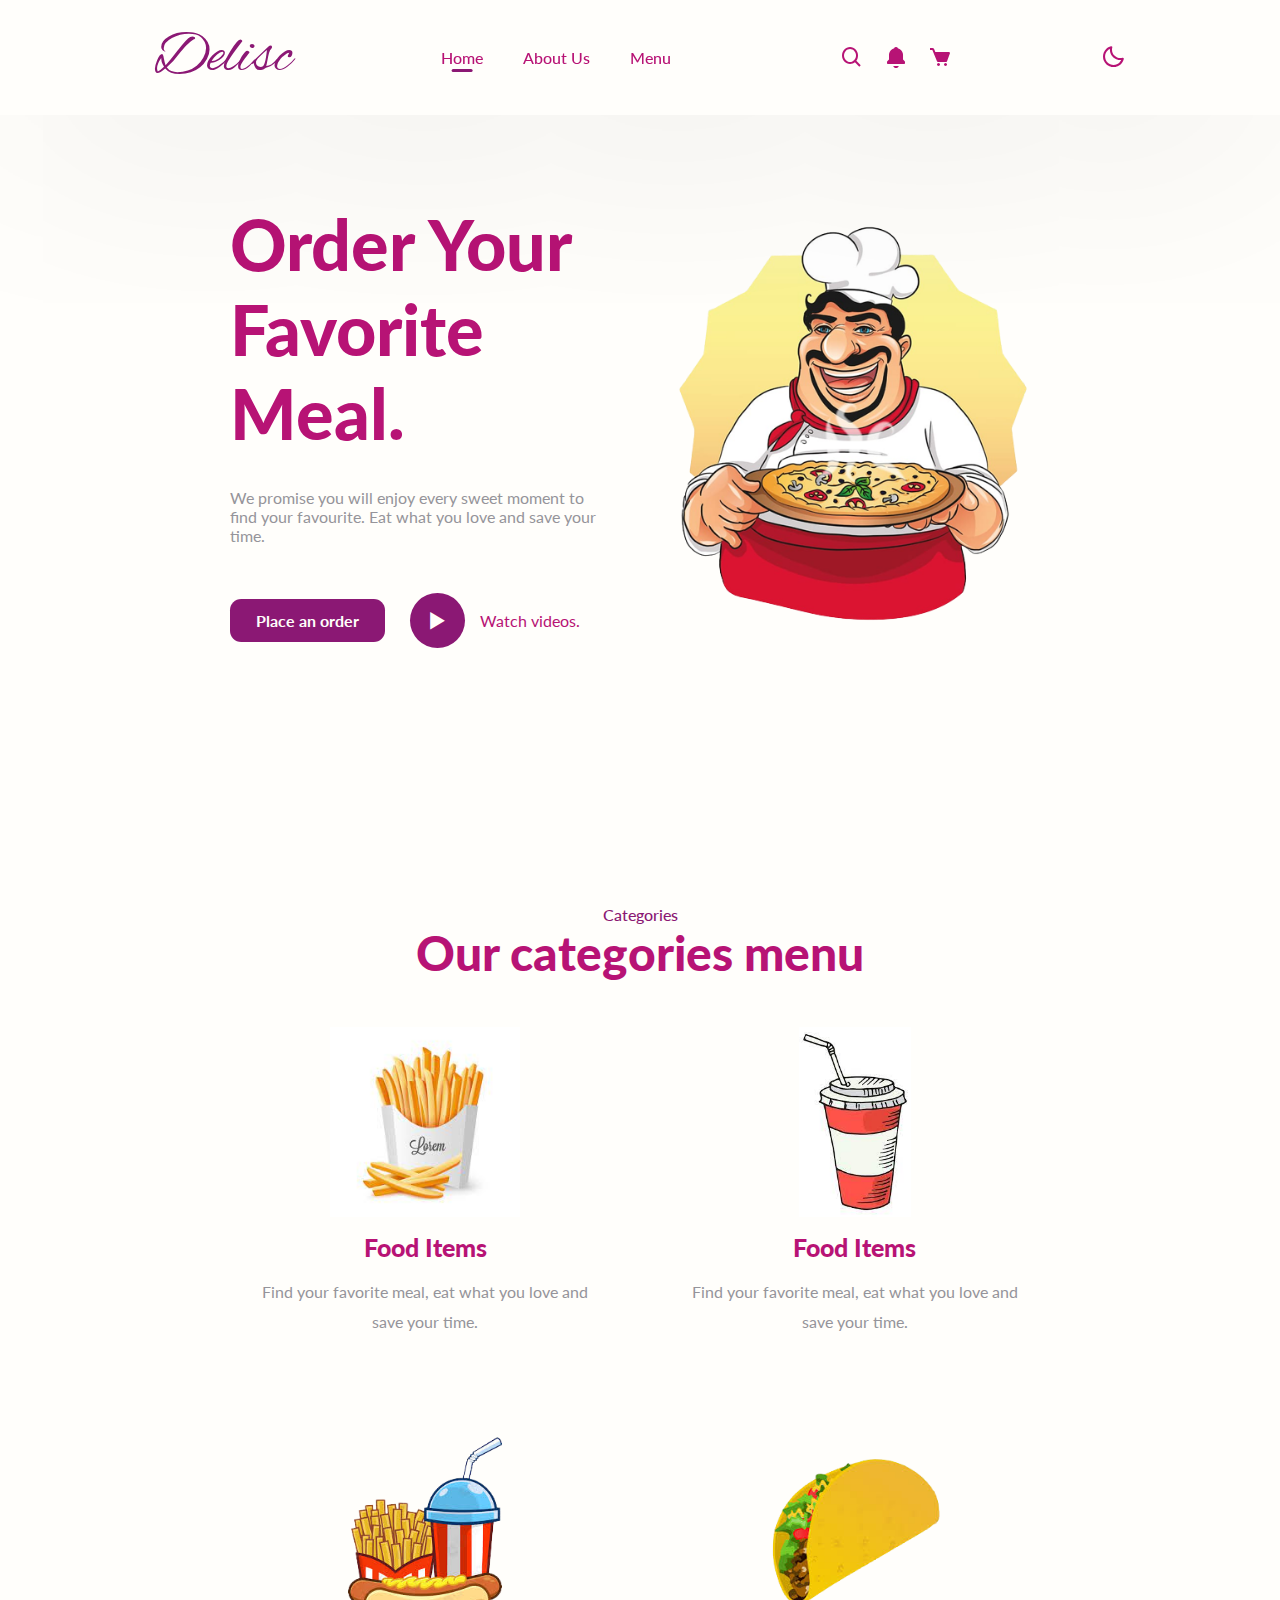
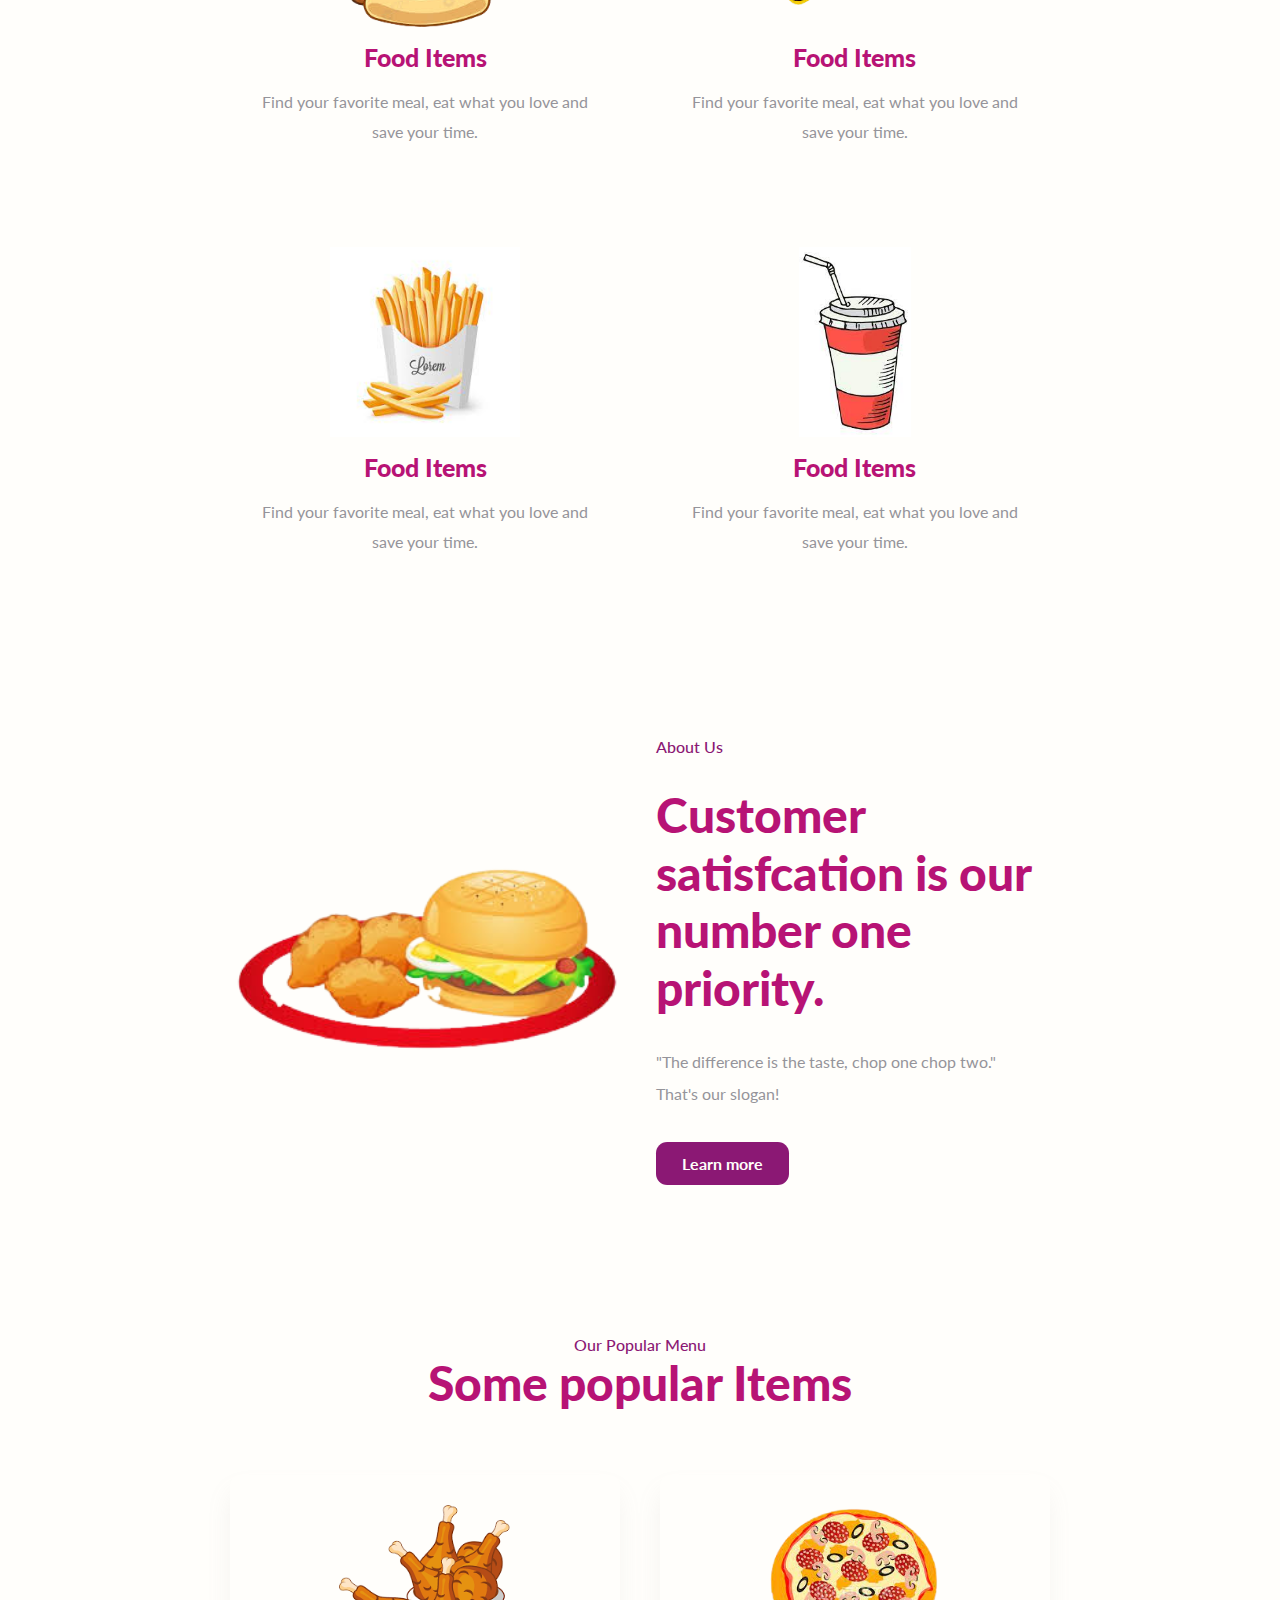
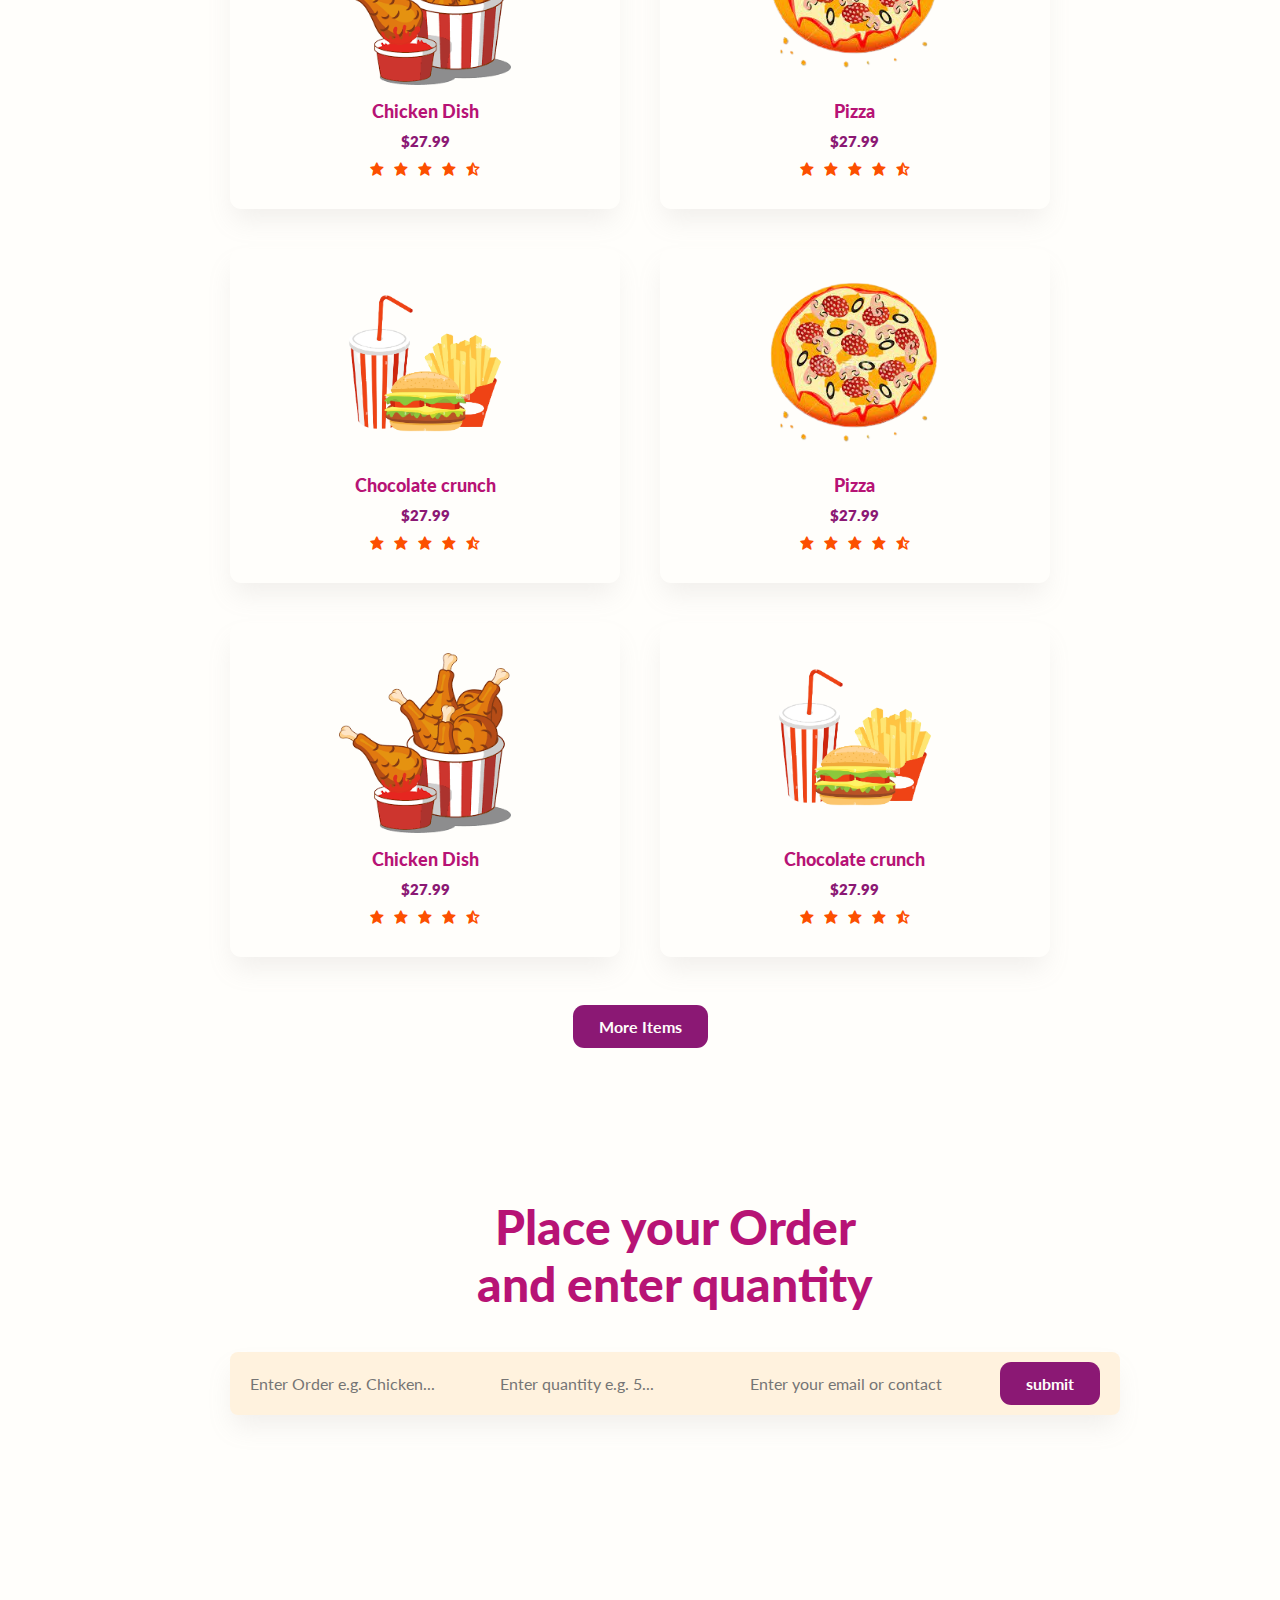
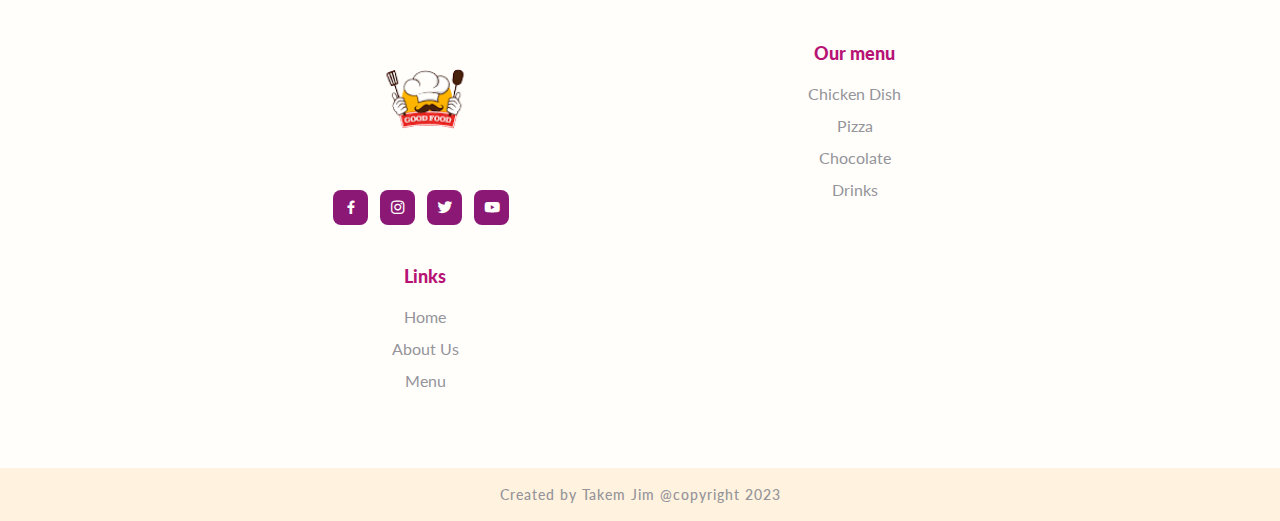
<file: index.html>
<!doctype html>
<html>
<head>
    <meta charset="utf-8">
    <meta name="viewport" content="width=device-width, initial-scale=1">
    <title>Food Ordering Website html css js</title>

    <!---======css link=====-->
    <link rel="stylesheet" href="styles.css">
    <!-- box icons link-->
    <link rel="stylesheet" href="https://unpkg.com/boxicons@latest/css/boxicons.min.css">
<!--    google fonts     -->
<link rel="preconnect" href="https://fonts.googleapis.com">
<link rel="preconnect" href="https://fonts.gstatic.com" crossorigin>
<link href="https://fonts.googleapis.com/css2?family=Playfair+Display:wght@500;600;700;800;900&family=Poppins:wght@400;500;600;700;800;900&display=swap" rel="stylesheet">

</head>
<!--                      BODY             -->
<body>
<!---     HEADER    ----->
<header>
    <a href="#" class="logo-text">
        Delisc
    </a>
    <ul class="navbar">
        <li><a href="index.html" class="active">Home</a></li>
        <li><a href="about.html">About Us</a></li>
        <li><a href="menu.html">Menu</a></li>
    </ul>
    <div class="header-icons">
<a href="#"><i class='bx bx-search'></i></a>
<a href="#"><i class='bx bxs-bell'></i></a>
<a href="#"><i class='bx bxs-cart'></i></a>
<div class="bx bx-menu" id="menu-icon"></div>
    </div>

    <!--    dark mode   -->
<div class="bx bx-moon" id="darkmode"></div>
</header>



<!--===home--==-->
<section class="home" id="home">
  <div class="home-text">
    <h1>Order Your <br> Favorite Meal.</h1>
    <p>We promise you will enjoy every sweet moment to find your favourite. Eat what you love and save your time.</p>
    <div class="home-btnn">
        <a Place href="#" class="btn">Place an order</a>
        <a href="#" class="btn2"><span><i class='bx bx-play'></i></span><a>Watch videos.</a>
    </div>
  </div>

  <div class="home-img">
    <img src="images/hero-removebg-preview.png">
  </div>
</section>

<!--=== categories--==-->
<section class="categories" id="categories">
  <div class="center-text">
    <strong>Categories</strong>
    <h2>Our categories menu</h2>
  </div>

<div class="categories-content">
   
    <div class="box">
        <div class="box-img">
            <img src="images/c1.jpeg">
        </div>
        <h3>Food Items</h3>
        <p>Find your favorite meal, eat what you love and save your time.</p>
    </div>
    
    <div class="box">
    <div class="box-img">
        <img src="images/c2.jpeg">
    </div>
    <h3>Food Items</h3>
    <p>Find your favorite meal, eat what you love and save your time.</p>
</div>

<div class="box">
<div class="box-img">
    <img src="images/m2-removebg-preview (1).png">
</div>
<h3>Food Items</h3>
<p>Find your favorite meal, eat what you love and save your time.</p>
</div>

<div class="box">
    <div class="box-img">
        <img src="images/m4-removebg-preview.png">
    </div>
    <h3>Food Items</h3>
    <p>Find your favorite meal, eat what you love and save your time.</p>
</div>

<div class="box">
    <div class="box-img">
        <img src="images/c1.jpeg">
    </div>
    <h3>Food Items</h3>
    <p>Find your favorite meal, eat what you love and save your time.</p>
    </div>

<div class="box">
    <div class="box-img">
        <img src="images/c2.jpeg">
    </div>
    <h3>Food Items</h3>
    <p>Find your favorite meal, eat what you love and save your time.</p>
</div>


    </div>
</section>

<!--===history--==-->
<section class="history" id="history">
    <div class="history-img">
        <img src="images/history-removebg-preview (1).png">
    </div>

    <div class="history-text">
        <strong>About Us</strong>
        <h2> Customer satisfcation is our number one priority.</h2>
        <p> "The difference is the taste, chop one chop two."<br> That's our slogan!</p>
        <a href="#" class="btn">Learn more</a>
    </div>
</section>

<!--===menu--==-->
<section class="menu" id="menu">
    <div class="center-text">
        <strong>Our Popular Menu</strong>
        <h2>Some popular Items</h2>
    </div>

    <div class="menu-content" id="menu">
        <div class="row">
            <div class="row-img">
                <img src="images/chicken-removebg-preview (1).png">
            </div>
            <h5>Chicken Dish</h5>
            <h6>$27.99</h6>
            <div class="ratings">
                <a href="#"><i class='bx bxs-star' ></i></a>
                <a href="#"><i class='bx bxs-star' ></i> </a>
                <a href="#"><i class='bx bxs-star'></i></a>
                <a href="#"><i class='bx bxs-star'></i></a>
                <a href="#"><i class='bx bxs-star-half'></i></a>
            </div>
        </div>
        <div class="row">
            <div class="row-img">
                <img src="images/pizza-removebg-preview.png">
            </div>
            <h5>Pizza</h5>
            <h6>$27.99</h6>
            <div class="ratings">
                <a href="#"><i class='bx bxs-star' ></i></a>
                <a href="#"><i class='bx bxs-star' ></i> </a>
                <a href="#"><i class='bx bxs-star'></i></a>
                <a href="#"><i class='bx bxs-star'></i></a>
                <a href="#"><i class='bx bxs-star-half'></i></a>
        </div>
    </div>
    <div class="row">
        <div class="row-img">
            <img src="images/fast-food-set-hamburger-french-fries-and-soft-drink-2H74H2W-removebg-preview.png">
        </div>
        <h5>Chocolate crunch</h5>
        <h6>$27.99</h6>
        <div class="ratings">
            <a href="#"><i class='bx bxs-star' ></i></a>
            <a href="#"><i class='bx bxs-star' ></i> </a>
            <a href="#"><i class='bx bxs-star'></i></a>
            <a href="#"><i class='bx bxs-star'></i></a>
            <a href="#"><i class='bx bxs-star-half'></i></a>
    </div>
</div>

<div class="row">
            <div class="row-img">
                <img src="images/pizza-removebg-preview.png">
            </div>
            <h5>Pizza</h5>
            <h6>$27.99</h6>
            <div class="ratings">
                <a href="#"><i class='bx bxs-star' ></i></a>
                <a href="#"><i class='bx bxs-star' ></i> </a>
                <a href="#"><i class='bx bxs-star'></i></a>
                <a href="#"><i class='bx bxs-star'></i></a>
                <a href="#"><i class='bx bxs-star-half'></i></a>
        </div>
    </div>

<div class="row">
    <div class="row-img">
        <img src="images/chicken-removebg-preview (1).png">
    </div>
    <h5>Chicken Dish</h5>
    <h6>$27.99</h6>
    <div class="ratings">
        <a href="#"><i class='bx bxs-star' ></i></a>
        <a href="#"><i class='bx bxs-star' ></i> </a>
        <a href="#"><i class='bx bxs-star'></i></a>
        <a href="#"><i class='bx bxs-star'></i></a>
        <a href="#"><i class='bx bxs-star-half'></i></a>
    </div>
</div>

<div class="row">
    <div class="row-img">
        <img src="images/fast-food-set-hamburger-french-fries-and-soft-drink-2H74H2W-removebg-preview.png">
    </div>
    <h5>Chocolate crunch</h5>
    <h6>$27.99</h6>
    <div class="ratings">
        <a href="#"><i class='bx bxs-star' ></i></a>
        <a href="#"><i class='bx bxs-star' ></i> </a>
        <a href="#"><i class='bx bxs-star'></i></a>
        <a href="#"><i class='bx bxs-star'></i></a>
        <a href="#"><i class='bx bxs-star-half'></i></a>
</div>
</div>

    </div>

<div class="menu-btnn">
        <a href="#" class="btn">More Items</a>
     </div>
</section>

<!--     news letter       -->
<section class="newsletter">
    <div class="center-text">
<h2>Place your Order</h2>
<h2>and enter quantity</h2>
    <form action="https://submit-form.com/xWHdkUiJ" post>
        <input type="text" name="order" placeholder="Enter Order e.g. Chicken...       " class="email" required>
        <input type="number" name="number" placeholder="Enter quantity e.g. 5..." class="email">
        <input type="text" name="email" placeholder="Enter your email or contact" class="email" required>
        <input type="submit" value="submit" name="submit" class="btn">
    </form>
</section>

<!--             contact              -->
<section class="contact" id="contact">
<div class="contact-box">
    <a href="#" class="logo">
        <img src="images/food-removebg-preview.png">
    </a>
    <div class="icons">
        <a href="#"><i class='bx bxl-facebook'></i></a>
        <a href="#"><i class='bx bxl-instagram'></i></a>
        <a href="#"><i class='bx bxl-twitter'></i></a>
        <a href="#"><i class='bx bxl-youtube'></i></a>
    </div></div>

    <div class="contact-box">
        <h3>Our menu</h3>
        <li><a href="#menu">Chicken Dish</a></li>
        <li><a href="#menu">Pizza</a></li>
        <li><a href="#menu">Chocolate</a></li>
        <li><a href="#menu">Drinks</a></li>
    </div>


    <div class="contact-box">
        <h3>Links</h3>
        <li><a href="index.html">Home</a></li>
        <li><a href="about.html">About Us</a></li>
        <li><a href="menu.html">Menu</a></li>
    </div>

</section>

<!--                 copyright                 -->
<div class="copyright">
    <p>Created by Takem Jim  @copyright 2023</p>
</div>


<!-- JS LINK-->
<script src="index.js"></script>

</body>
</html>
</file>
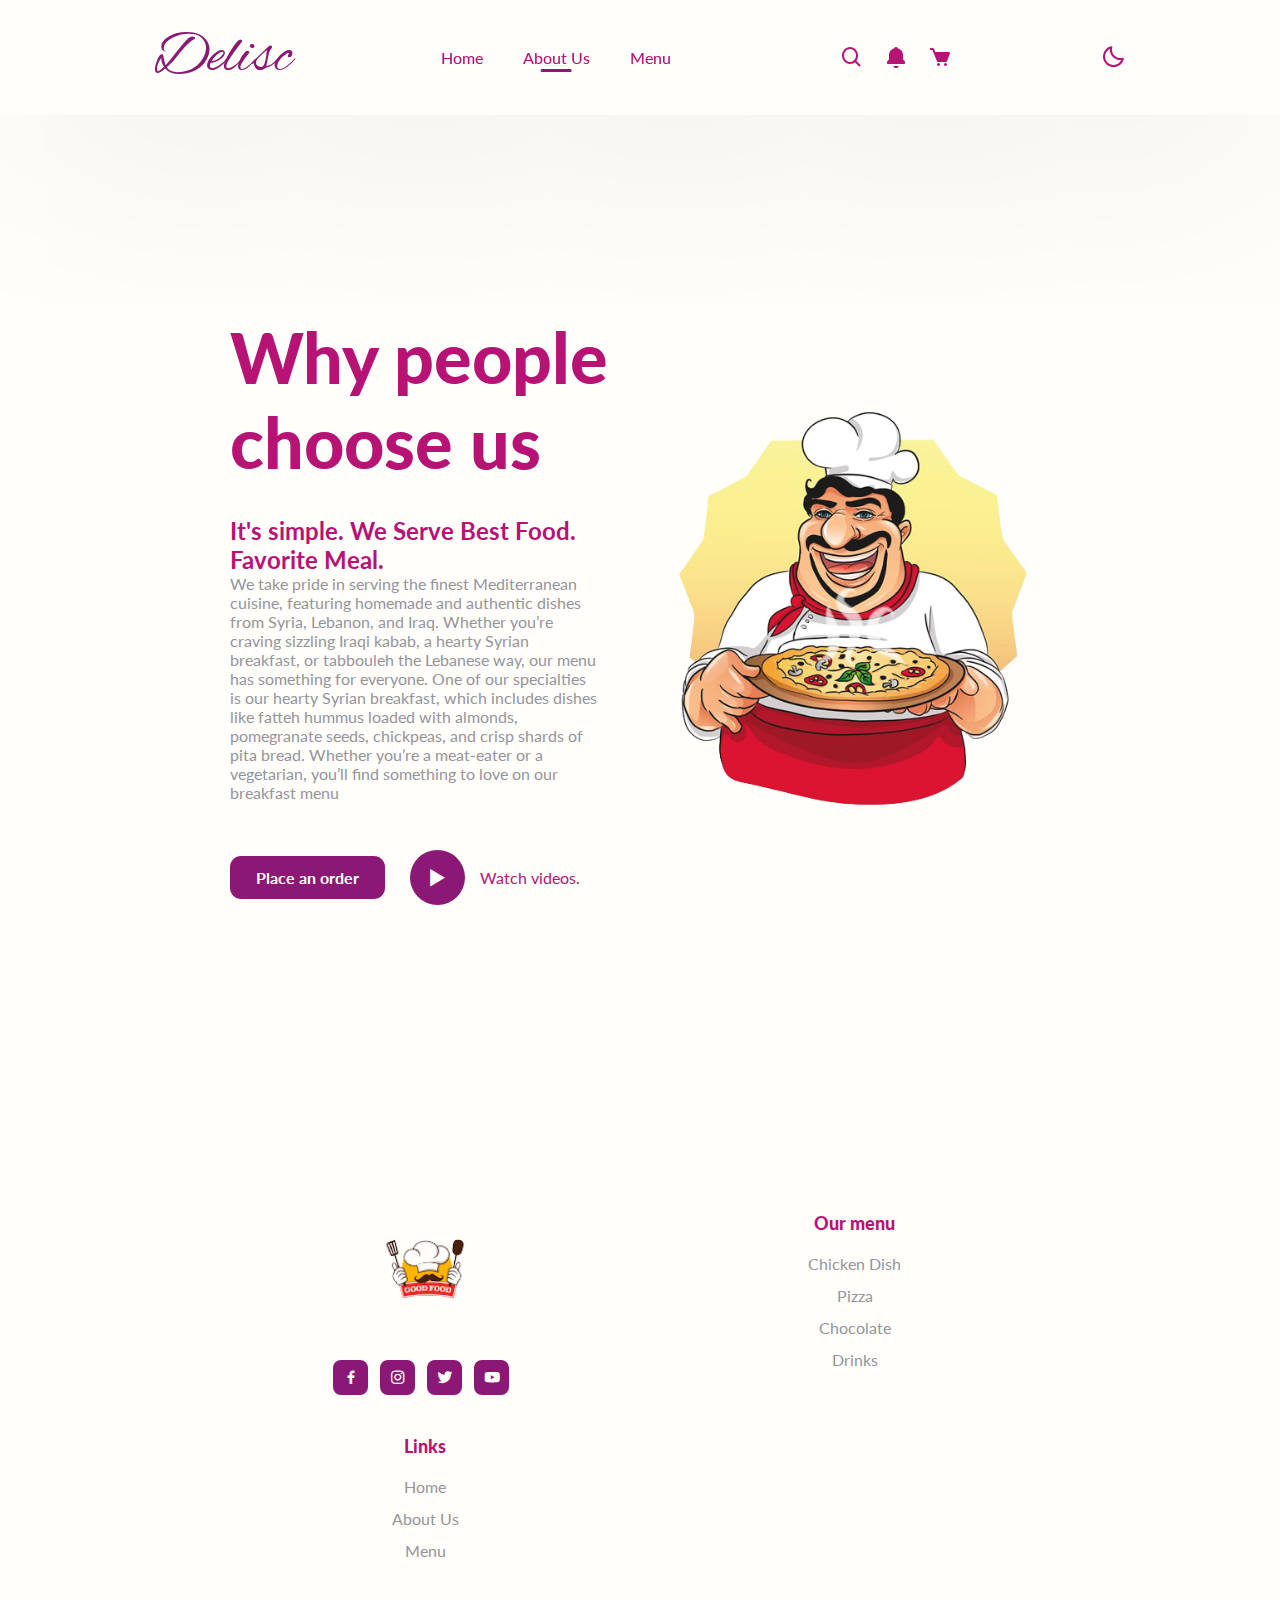
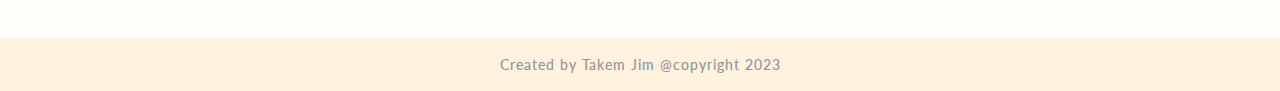
<file: about.html>
<!doctype html>
<html>
<head>
    <meta charset="utf-8">
    <meta name="viewport" content="width=device-width, initial-scale=1">
    <title>Food Ordering Website html css js</title>

    <!---======css link=====-->
    <link rel="stylesheet" href="styles.css">
    <!-- box icons link-->
    <link rel="stylesheet" href="https://unpkg.com/boxicons@latest/css/boxicons.min.css">
<!--    google fonts     -->
<link rel="preconnect" href="https://fonts.googleapis.com">
<link rel="preconnect" href="https://fonts.gstatic.com" crossorigin>
<link href="https://fonts.googleapis.com/css2?family=Playfair+Display:wght@500;600;700;800;900&family=Poppins:wght@400;500;600;700;800;900&display=swap" rel="stylesheet">

</head>
<!--                      BODY             -->
<body>
<!---     HEADER    ----->
<header>
    <a href="#" class="logo-text">
        Delisc
    </a>
    <ul class="navbar">
        <li><a href="index.html">Home</a></li>
        <li><a href="about.html" class="active">About Us</a></li>
        <li><a href="menu.html">Menu</a></li>
    </ul>
    <div class="header-icons">
<a href="#"><i class='bx bx-search'></i></a>
<a href="#"><i class='bx bxs-bell'></i></a>
<a href="#"><i class='bx bxs-cart'></i></a>
<div class="bx bx-menu" id="menu-icon"></div>
    </div>

    <!--    dark mode   -->
<div class="bx bx-moon" id="darkmode"></div>
</header>



<!--===home--==-->
<section class="home about-page" id="home" >
  <div class="home-text">
    <h1>
        Why people choose us
    </h1>
        <h2>It's simple. We Serve Best Food.<br> Favorite Meal.</h2>
    <p>We take pride in serving the finest Mediterranean cuisine, featuring homemade and authentic dishes from Syria, Lebanon, and Iraq. Whether you’re craving sizzling Iraqi kabab, a hearty Syrian breakfast, or tabbouleh the Lebanese way, our menu has something for everyone.

        One of our specialties is our hearty Syrian breakfast, which includes dishes like fatteh hummus loaded with almonds, pomegranate seeds, chickpeas, and crisp shards of pita bread. Whether you’re a meat-eater or a vegetarian, you’ll find something to love on our breakfast menu</p>
    <div class="home-btnn">
        <a Place href="menu.html" class="btn">Place an order</a>
        <a href="menu.html" class="btn2"><span><i class='bx bx-play'></i></span><a>Watch videos.</a>
    </div>
  </div>

  <div class="home-img">
    <img src="images/hero-removebg-preview.png">
  </div>
</section>
<!--             contact              -->
<section class="contact" id="contact">
<div class="contact-box">
    <a href="#" class="logo">
        <img src="images/food-removebg-preview.png">
    </a>
    <div class="icons">
        <a href="#"><i class='bx bxl-facebook'></i></a>
        <a href="#"><i class='bx bxl-instagram'></i></a>
        <a href="#"><i class='bx bxl-twitter'></i></a>
        <a href="#"><i class='bx bxl-youtube'></i></a>
    </div></div>

    <div class="contact-box">
        <h3>Our menu</h3>
        <li><a href="#menu">Chicken Dish</a></li>
        <li><a href="#menu">Pizza</a></li>
        <li><a href="#menu">Chocolate</a></li>
        <li><a href="#menu">Drinks</a></li>
    </div>


    <div class="contact-box">
        <h3>Links</h3>
        <li><a href="index.html">Home</a></li>
        <li><a href="about.html">About Us</a></li>
        <li><a href="menu.html">Menu</a></li>
    </div>

</section>

<!--                 copyright                 -->
<div class="copyright">
    <p>Created by Takem Jim  @copyright 2023</p>
</div>


<!-- JS LINK-->
<script src="index.js"></script>

</body>
</html>
</file>
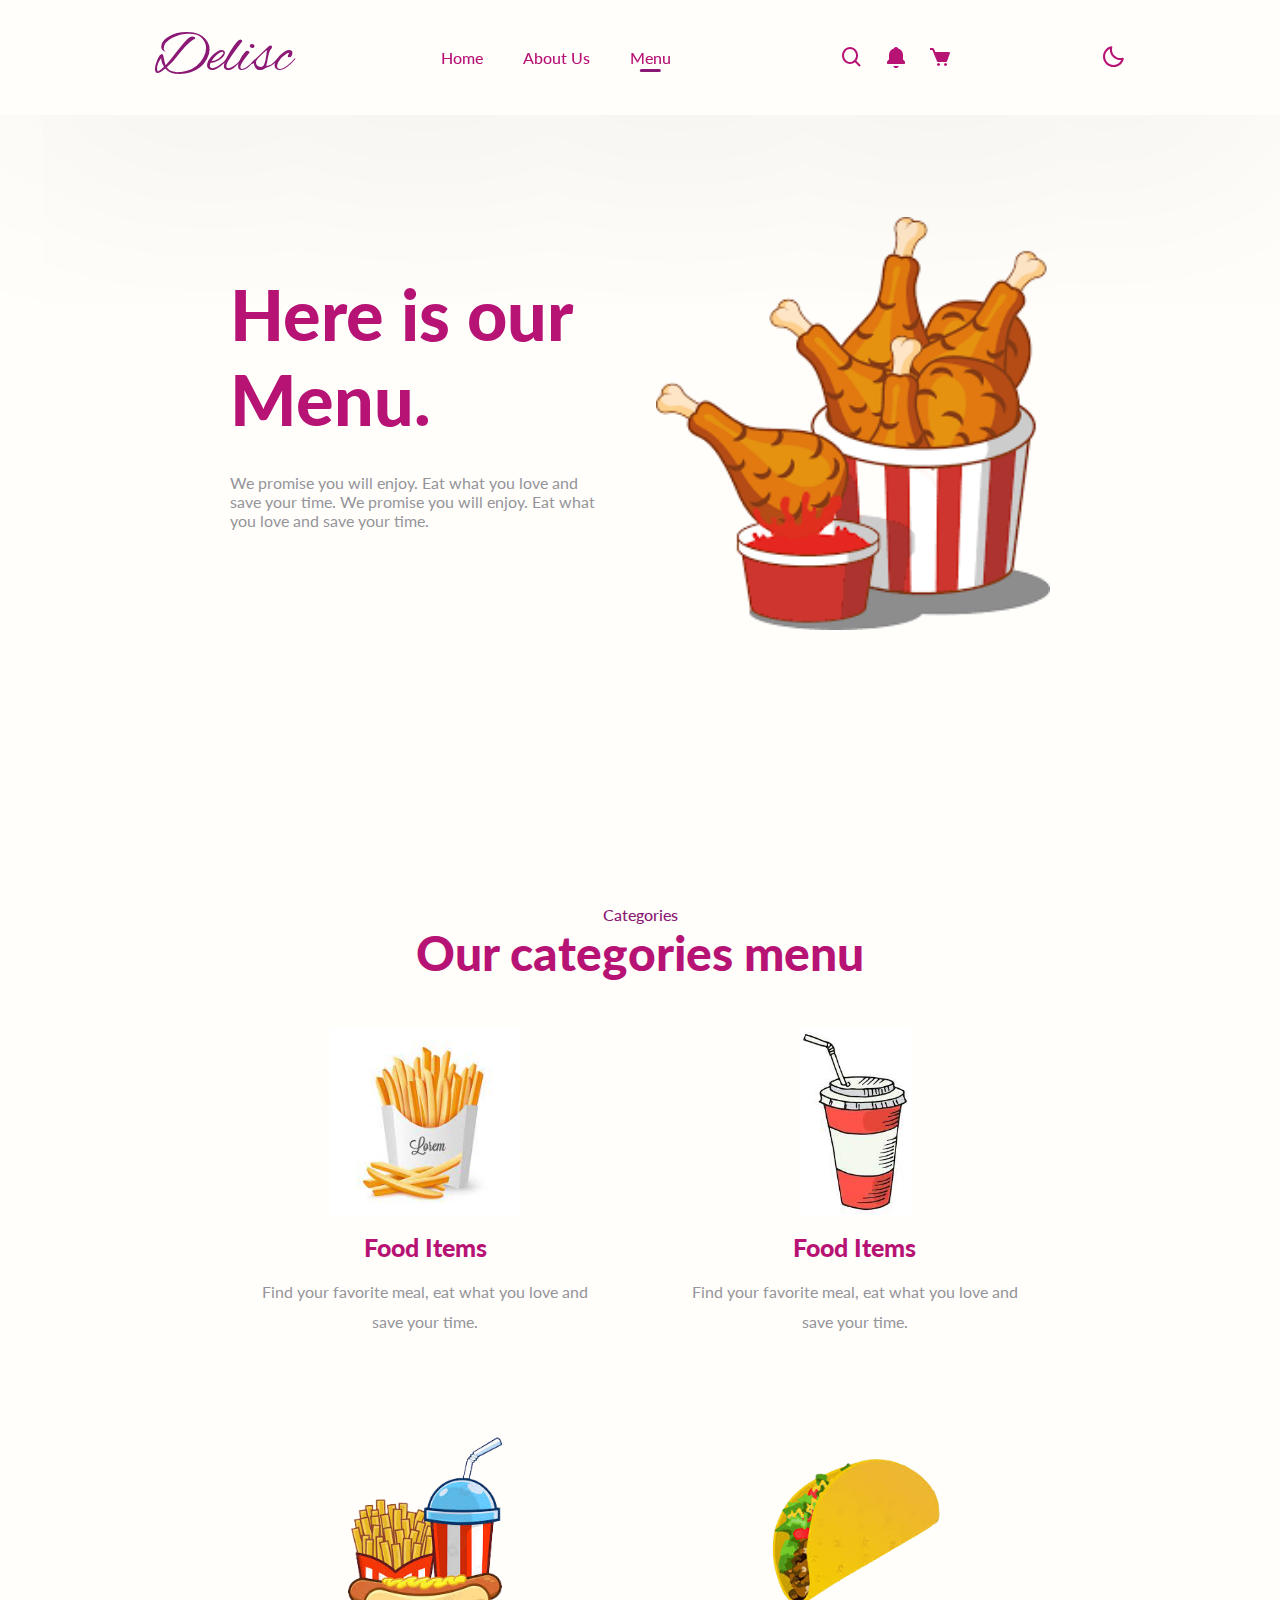
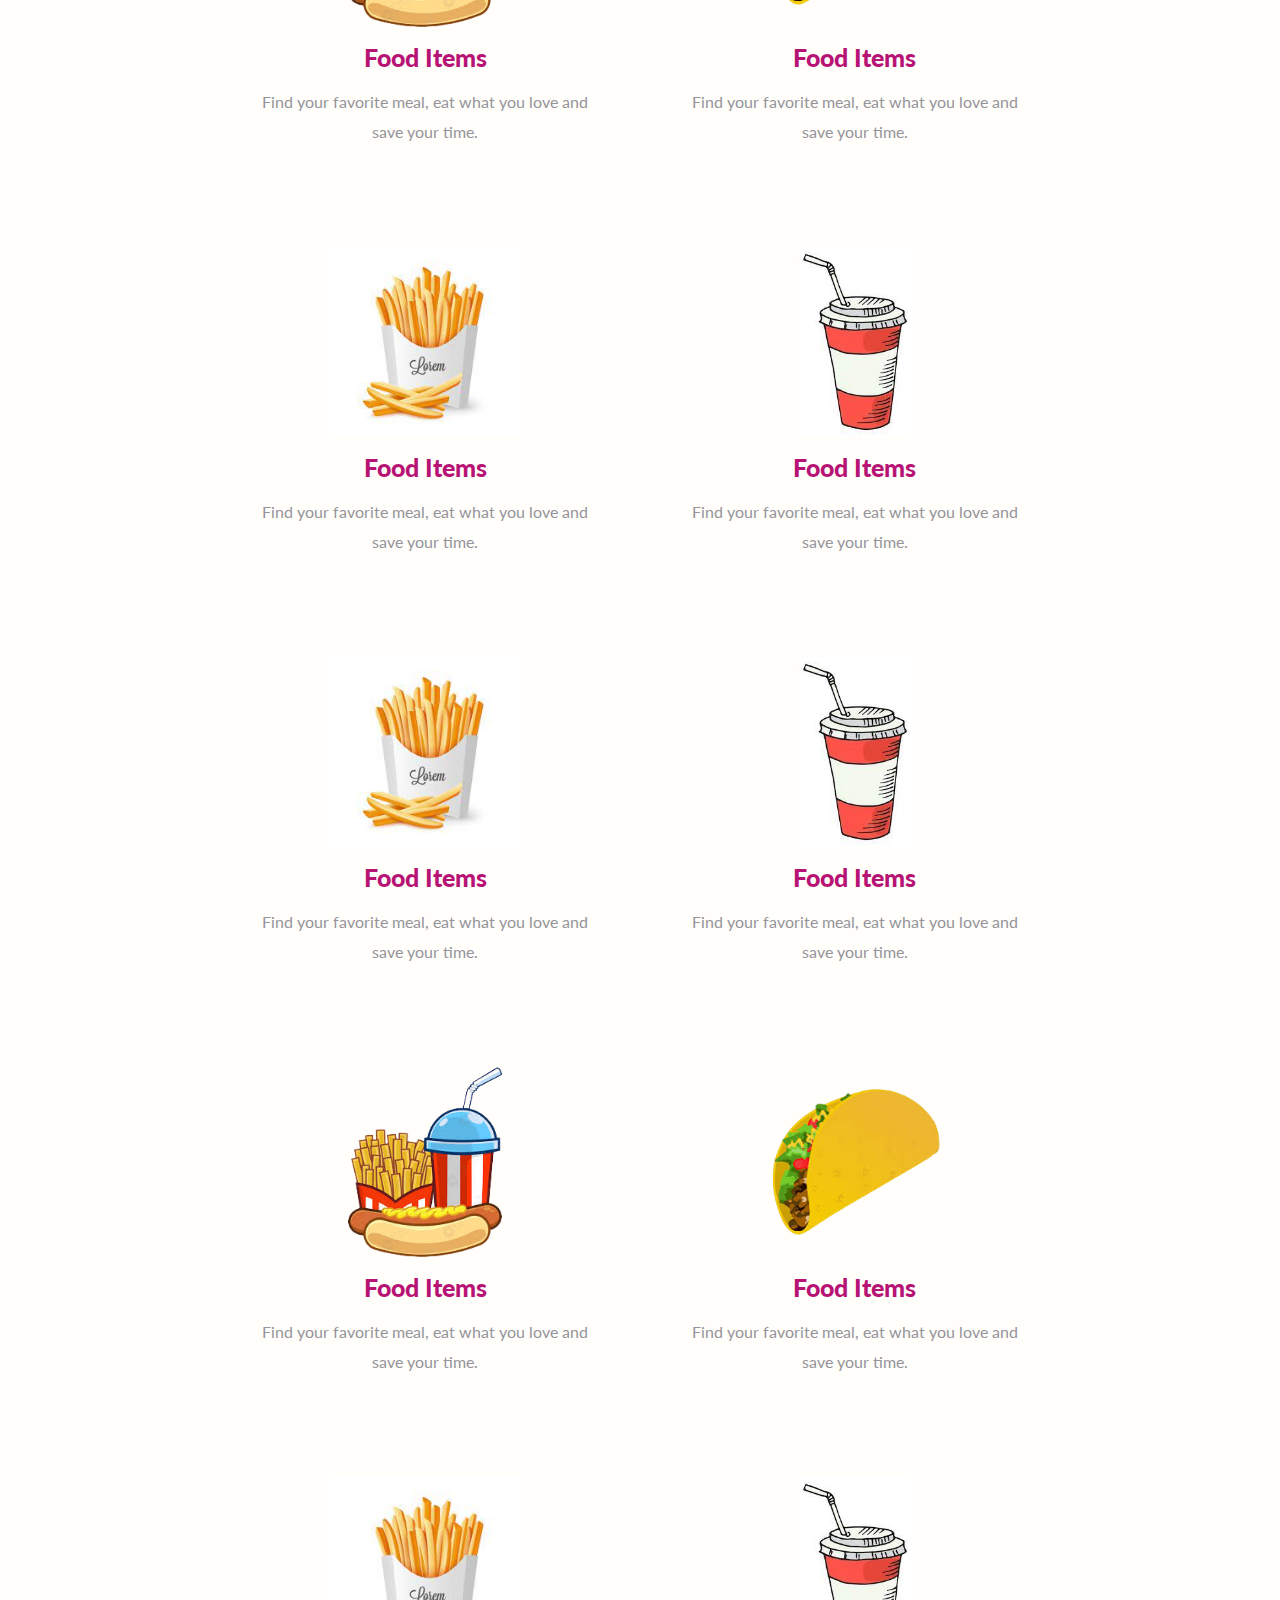
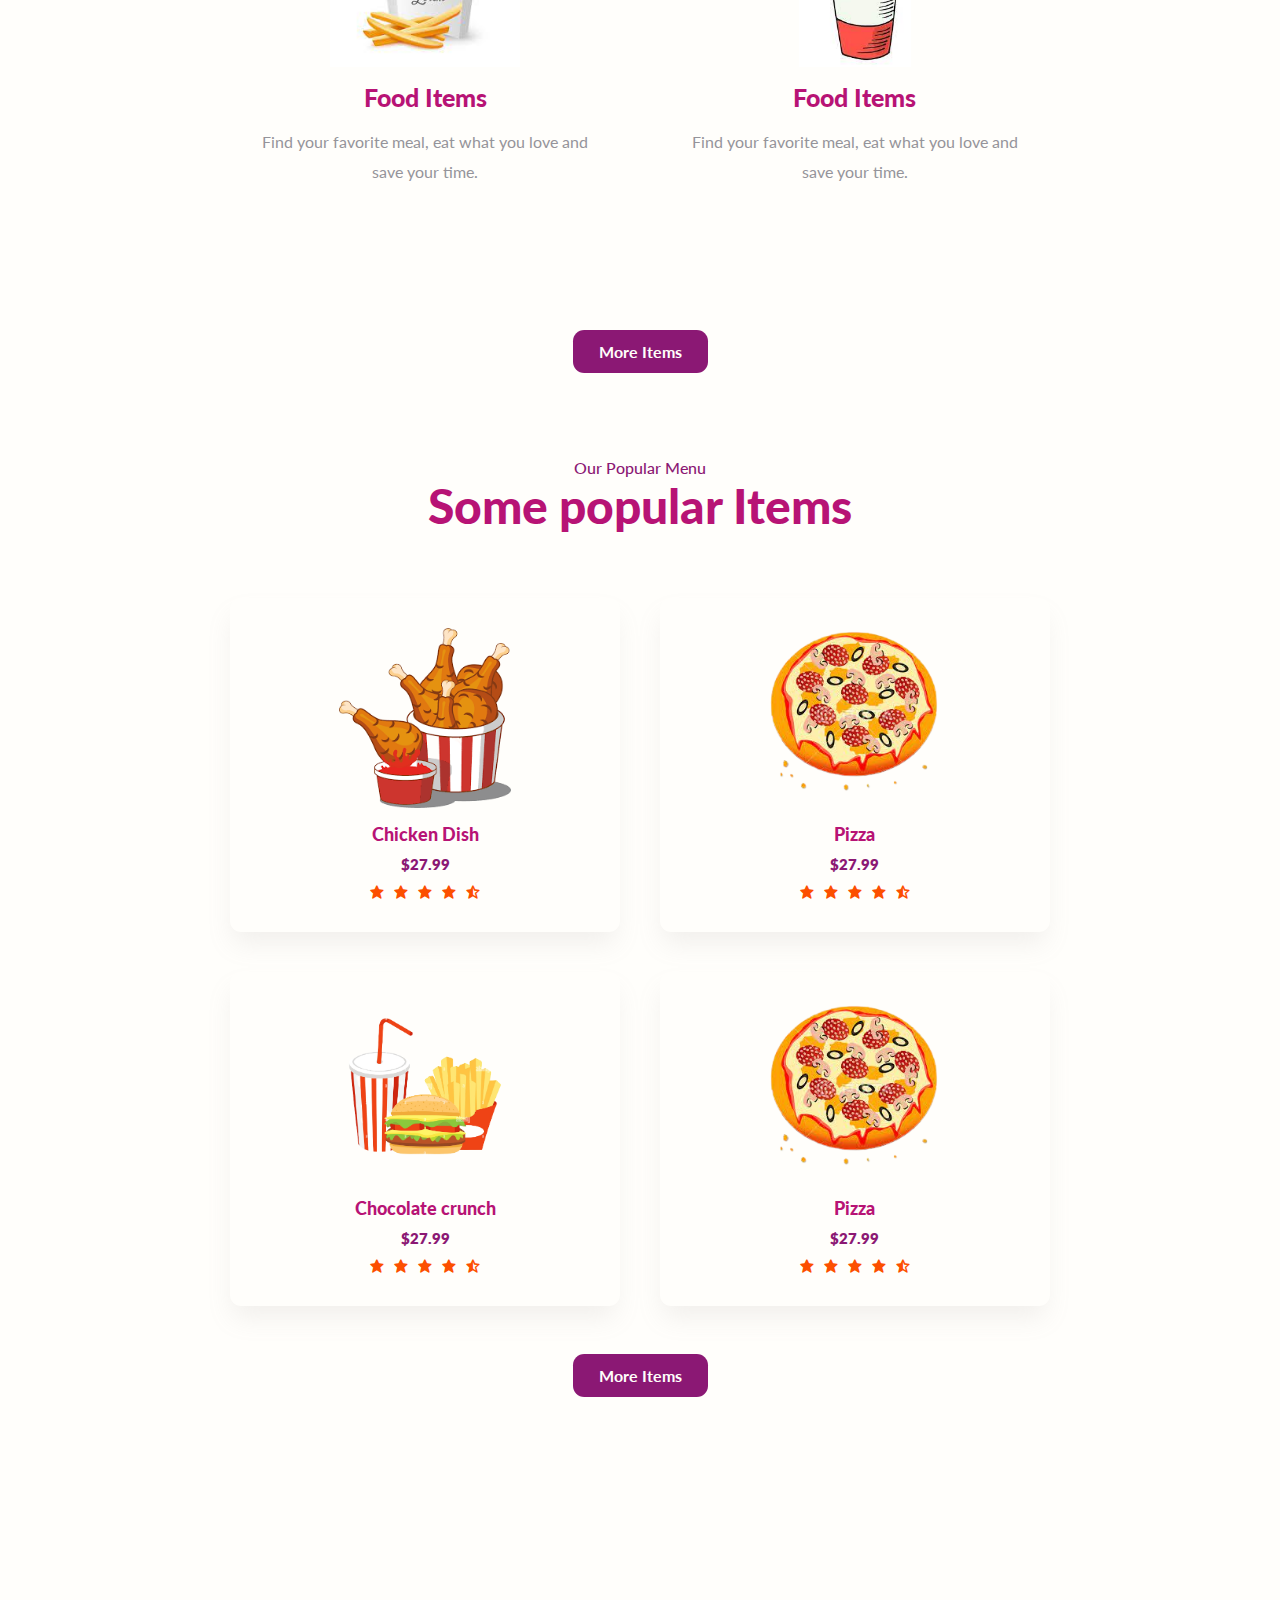
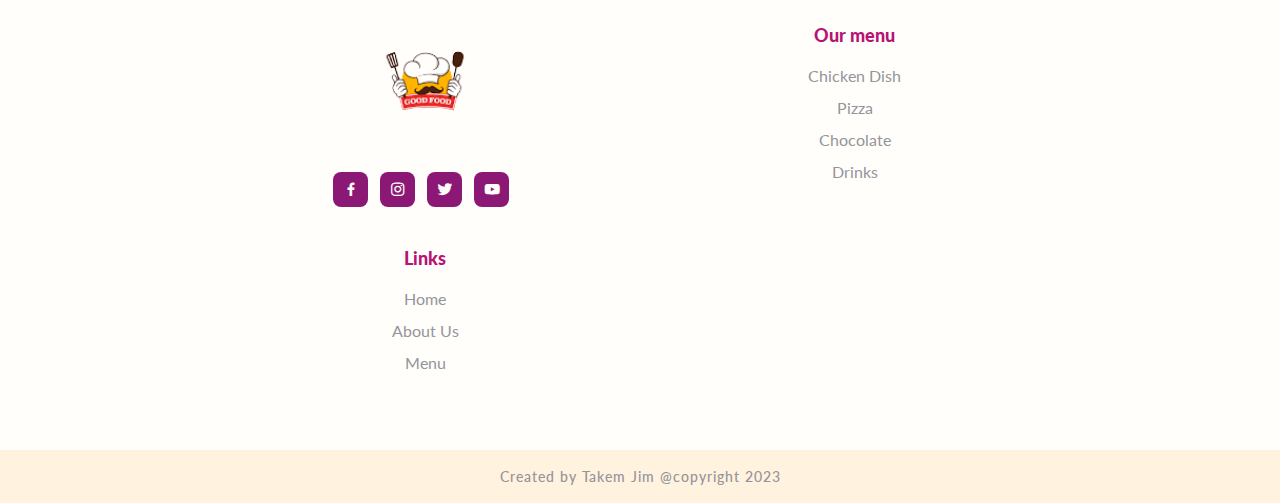
<file: menu.html>
<!doctype html>
<html>
<head>
    <meta charset="utf-8">
    <meta name="viewport" content="width=device-width, initial-scale=1">
    <title>Food Ordering Website html css js</title>

    <!---======css link=====-->
    <link rel="stylesheet" href="styles.css">
    <!-- box icons link-->
    <link rel="stylesheet" href="https://unpkg.com/boxicons@latest/css/boxicons.min.css">
<!--    google fonts     -->
<link rel="preconnect" href="https://fonts.googleapis.com">
<link rel="preconnect" href="https://fonts.gstatic.com" crossorigin>
<link href="https://fonts.googleapis.com/css2?family=Playfair+Display:wght@500;600;700;800;900&family=Poppins:wght@400;500;600;700;800;900&display=swap" rel="stylesheet">

</head>
<!--                      BODY             -->
<body>
<!---     HEADER    ----->
<header>
    <a href="#" class="logo-text">
        Delisc
    </a>
    <ul class="navbar">
        <li><a href="index.html">Home</a></li>
        <li><a href="about.html">About Us</a></li>
        <li><a href="menu.html" class="active">Menu</a></li>
    </ul>
    <div class="header-icons">
<a href="#"><i class='bx bx-search'></i></a>
<a href="#"><i class='bx bxs-bell'></i></a>
<a href="#"><i class='bx bxs-cart'></i></a>
<div class="bx bx-menu" id="menu-icon"></div>
    </div>

    <!--    dark mode   -->
<div class="bx bx-moon" id="darkmode"></div>
</header>



<!--===home--==-->
<section class="home" id="home">
  <div class="home-text">
    <h1>Here is our Menu.</h1>
    <p>We promise you will enjoy. Eat what you love and save your time. We promise you will enjoy. Eat what you love and save your time.</p>
  </div>

  <div class="home-img">
    <img src="images/chicken-removebg-preview.png">
  </div>
</section>

<!--=== categories--==-->
<section class="categories" id="categories">
  <div class="center-text">
    <strong>Categories</strong>
    <h2>Our categories menu</h2>
  </div>

<div class="categories-content">
   
    <div class="box">
        <div class="box-img">
            <img src="images/c1.jpeg">
        </div>
        <h3>Food Items</h3>
        <p>Find your favorite meal, eat what you love and save your time.</p>
    </div>
    
    <div class="box">
    <div class="box-img">
        <img src="images/c2.jpeg">
    </div>
    <h3>Food Items</h3>
    <p>Find your favorite meal, eat what you love and save your time.</p>
</div>

<div class="box">
<div class="box-img">
    <img src="images/m2-removebg-preview (1).png">
</div>
<h3>Food Items</h3>
<p>Find your favorite meal, eat what you love and save your time.</p>
</div>

<div class="box">
    <div class="box-img">
        <img src="images/m4-removebg-preview.png">
    </div>
    <h3>Food Items</h3>
    <p>Find your favorite meal, eat what you love and save your time.</p>
</div>

<div class="box">
    <div class="box-img">
        <img src="images/c1.jpeg">
    </div>
    <h3>Food Items</h3>
    <p>Find your favorite meal, eat what you love and save your time.</p>
    </div>

<div class="box">
    <div class="box-img">
        <img src="images/c2.jpeg">
    </div>
    <h3>Food Items</h3>
    <p>Find your favorite meal, eat what you love and save your time.</p>
</div>
<div class="box">
    <div class="box-img">
        <img src="images/c1.jpeg">
    </div>
    <h3>Food Items</h3>
    <p>Find your favorite meal, eat what you love and save your time.</p>
</div>

<div class="box">
<div class="box-img">
    <img src="images/c2.jpeg">
</div>
<h3>Food Items</h3>
<p>Find your favorite meal, eat what you love and save your time.</p>
</div>

<div class="box">
<div class="box-img">
<img src="images/m2-removebg-preview (1).png">
</div>
<h3>Food Items</h3>
<p>Find your favorite meal, eat what you love and save your time.</p>
</div>

<div class="box">
<div class="box-img">
    <img src="images/m4-removebg-preview.png">
</div>
<h3>Food Items</h3>
<p>Find your favorite meal, eat what you love and save your time.</p>
</div>

<div class="box">
<div class="box-img">
    <img src="images/c1.jpeg">
</div>
<h3>Food Items</h3>
<p>Find your favorite meal, eat what you love and save your time.</p>
</div>

<div class="box">
<div class="box-img">
    <img src="images/c2.jpeg">
</div>
<h3>Food Items</h3>
<p>Find your favorite meal, eat what you love and save your time.</p>
</div>


    </div>
</section>

<div class="menu-btnn">
        <a href="#" class="btn">More Items</a>
     </div>
</section>

<!--===menu--==-->
<section class="menu" id="menu">
    <div class="center-text">
        <strong>Our Popular Menu</strong>
        <h2>Some popular Items</h2>
    </div>

    <div class="menu-content" id="menu">
        <div class="row">
            <div class="row-img">
                <img src="images/chicken-removebg-preview (1).png">
            </div>
            <h5>Chicken Dish</h5>
            <h6>$27.99</h6>
            <div class="ratings">
                <a href="#"><i class='bx bxs-star' ></i></a>
                <a href="#"><i class='bx bxs-star' ></i> </a>
                <a href="#"><i class='bx bxs-star'></i></a>
                <a href="#"><i class='bx bxs-star'></i></a>
                <a href="#"><i class='bx bxs-star-half'></i></a>
            </div>
        </div>
        <div class="row">
            <div class="row-img">
                <img src="images/pizza-removebg-preview.png">
            </div>
            <h5>Pizza</h5>
            <h6>$27.99</h6>
            <div class="ratings">
                <a href="#"><i class='bx bxs-star' ></i></a>
                <a href="#"><i class='bx bxs-star' ></i> </a>
                <a href="#"><i class='bx bxs-star'></i></a>
                <a href="#"><i class='bx bxs-star'></i></a>
                <a href="#"><i class='bx bxs-star-half'></i></a>
        </div>
    </div>
    <div class="row">
        <div class="row-img">
            <img src="images/fast-food-set-hamburger-french-fries-and-soft-drink-2H74H2W-removebg-preview.png">
        </div>
        <h5>Chocolate crunch</h5>
        <h6>$27.99</h6>
        <div class="ratings">
            <a href="#"><i class='bx bxs-star' ></i></a>
            <a href="#"><i class='bx bxs-star' ></i> </a>
            <a href="#"><i class='bx bxs-star'></i></a>
            <a href="#"><i class='bx bxs-star'></i></a>
            <a href="#"><i class='bx bxs-star-half'></i></a>
    </div>
</div>

<div class="row">
            <div class="row-img">
                <img src="images/pizza-removebg-preview.png">
            </div>
            <h5>Pizza</h5>
            <h6>$27.99</h6>
            <div class="ratings">
                <a href="#"><i class='bx bxs-star' ></i></a>
                <a href="#"><i class='bx bxs-star' ></i> </a>
                <a href="#"><i class='bx bxs-star'></i></a>
                <a href="#"><i class='bx bxs-star'></i></a>
                <a href="#"><i class='bx bxs-star-half'></i></a>
        </div>
    </div>

    </div>

<div class="menu-btnn">
        <a href="#" class="btn">More Items</a>
     </div>
</section>

<!--             footer              -->
<section class="contact" id="contact">
<div class="contact-box">
    <a href="#" class="logo">
        <img src="images/food-removebg-preview.png">
    </a>
    <div class="icons">
        <a href="#"><i class='bx bxl-facebook'></i></a>
        <a href="#"><i class='bx bxl-instagram'></i></a>
        <a href="#"><i class='bx bxl-twitter'></i></a>
        <a href="#"><i class='bx bxl-youtube'></i></a>
    </div></div>

    <div class="contact-box">
        <h3>Our menu</h3>
        <li><a href="#menu">Chicken Dish</a></li>
        <li><a href="#menu">Pizza</a></li>
        <li><a href="#menu">Chocolate</a></li>
        <li><a href="#menu">Drinks</a></li>
    </div>


    <div class="contact-box">
        <h3>Links</h3>
        <li><a href="index.html">Home</a></li>
        <li><a href="about.html">About Us</a></li>
        <li><a href="menu.html">Menu</a></li>
    </div>

</section>

<!--                 copyright                 -->
<div class="copyright">
    <p>Created by Takem Jim  @copyright 2023</p>
</div>


<!-- JS LINK-->
<script src="index.js"></script>

</body>
</html>
</file>
<file: styles.css>
@import url('https://fonts.googleapis.com/css2?family=Alex+Brush&display=swap');
@import url('https://fonts.googleapis.com/css2?family=Lato:wght@300;400;700&display=swap');
* {
  padding: 0;
  margin: 0;
  box-sizing: border-box;
  list-style-type: none;
  scroll-behavior: smooth;
  text-decoration: none;
  font-family: 'Lato', sans-serif;

}


:root {
  --main-color: #8B1874;
  --text-color: #B71375;
  --bg-color: #fffefb;
  --rr-color: #FC4F00;
  --bb-color: #fff2de;
  --other-color: #95949a;
  --big-font: 4.4rem;
  --h2-font: 3rem;
  --p-font: 1rem;
}

body {
  background: var(--bg-color);
  color: var(--text-color);
}
.logo-text{
  font-family: 'Alex Brush', cursive;
  display: inline-block;
  font-size: 60px;
  color: var(--text-color);
}
header {
  position: fixed;
  height: 115px;
  top: 0;
  right: 0;
  z-index: 1000;
  width: 100%;
  display: flex;
  align-items: center;
  justify-content: space-between;
  background: var(--bg-color);
  box-shadow: 0 0.4rem 30rem rgba(0, 0, 0, 0.1);
  padding: 15px 12%;
  transition: all ease 0.52s;
}
.logo img {
  width: 120px;
  max-width: 100%;
  height: auto;
}
.navbar {
  display: flex;
}
.navbar a {
  position: relative;
  margin: 0px 15px;
  padding: 5px 5px;
  font-size: var(--p-font);
  font-weight: 500;
  color: var(--text-color);
  transition: all ease 0.5s;
  
}
.navbar a::after {
  position: absolute;
  content: "";
  height: 3px;
  bottom: 0px;
  width: 0;
  left: 50%;
  transform: translateX(-50%);
  border-radius: 2px;
  background: var(--main-color);
  transition: all ease 0.5s;
}
.navbar a:hover::after {
  width: 40%;
}
.logo-text, .navbar a:hover {
  color: var(--main-color);
}

.navbar a.active::after {
  width: 40%;
}
.header-icons {
  display: flex;
  align-items: center;
  justify-content: center;
}
.header-icons i {
  vertical-align: middle;
  font-size: 1.5rem;
  color: var(--text-color);
  margin-left: 20px;
  transition: all ease 0.5s;
}
.header-icons i:hover {
  transform: scale(1.1) translateX(-5px);
  color: var(--main-color);
}

#menu-icon {
  color: var(--text-color);
  font-size: 30px;
  z-index: 10001;
  margin-left: 25px;
  cursor: pointer;
  display: none;
}

section {
  padding: 85px 18% 65px;
}
.home {
  position: relative;
  width: 100%;
  height: 90vh;
  display: grid;
  grid-template-columns: repeat(2, 1fr);
  align-items: center;
  gap: 2rem;
  margin-top: 10px;
}
.home-img img {
  height: auto;
  width: 100%;
}
.home-text h1 {
  font-size: var(--big-font);
  font-weight: 900;
  line-height: 1.2;
  margin-bottom: 2rem;
}
.home-text p {
  max-width: 370px;
  font-weight: var(--p-font);
  line-height: -82px;
  color: var(--other-color);
  margin-bottom: 3rem;
}
.home-btnn {
  display: inline-flex;
  align-items: center;
  justify-content: center;
}
.btn {
  display: inline-block;
  padding: 12px 26px;
  background: var(--main-color);
  color: var(--bg-color);
  font-size: var(--p-font);
  font-weight: bold;
  border-radius: 0.7rem;
  transition: all ease 0.5s;
}
.btn:hover {
  transform: scale(1.1) translateX(-5px);
}
.btn2 {
  font-size: 14px;
  font-weight: 600;
  color: var(--text-color);
  display: inline-flex;
  align-items: center;
  justify-content: center;
  margin-left: 25px;
}
.btn2 span i {
  height: 55px;
  width: 55px;
  background: var(--main-color);
  color: var(--bg-color);
  display: inline-flex;
  align-items: center;
  justify-content: center;
  font-size: 35px;
  border-radius: 50%;
  margin-right: 15px;
  transition: all ease 0.5s;
}
.btn2 span i:hover {
  transform: scale(1.1) translateX(-5px);
}

.center-text {
  text-align: center;
}

.center-text strong {
  font-size: var(--p-font);
  font-weight: 500;
  color: var(--main-color);
}
.center-text h2 {
   
  font-size: var(--h2-font);
  font-weight: 900;
}
.categories-content {
  display: grid;
  grid-template-columns: repeat(auto-fit, minmax(300px, auto));
  gap: 2.5rem;
  align-items: center;
  text-align: center;
  margin-top: 1rem;
}
.box {
  padding: 30px;
  display: flex;
  flex-direction: column;
  justify-content: center;
  align-items: center;
}
.box-img {
  width: 190px;
  height: 190px;
}
.box-img img {
  width: 100%;
  height: 100%;
  object-fit: contain;
}
.box h3 {
  margin: 15px 0;
  font-size: 25px;
  font-weight: 900;
   
}
.box p {
  font-size: var(--p-font);
  line-height: 30px;
  color: var(--other-color);
}

.history {
  display: grid;
  grid-template-columns: repeat(2, 1fr);
  align-items: center;
  gap: 2rem;
}
.history-img img {
  height: auto;
  width: 100%;
  margin-right: 10px;
}
.history-text strong {
  font-size: var(--p-font);
  font-weight: 500;
  color: var(--main-color);
}
.history-text h2 {
  font-size: var(--h2-font);
  font-weight: 900;
  line-height: 1.2;
  margin: 30px 0;
   
}
.history-text p {
  max-width: 450px;
  font-size: var(--p-font);
  line-height: 32px;
  color: var(--other-color);
  margin-bottom: 2rem;
}
.menu-content {
  display: grid;
  grid-template-columns: repeat(auto-fit, minmax(250px, auto));
  gap: 2.5rem;
  align-items: center;
  text-align: center;
  margin-top: 4rem;
}
.row {
  display: flex;
  flex-direction: column;
  align-items: center;
  justify-content: center;
  background: var(--bg-color);
  box-shadow: -1px 15px 26px -4px rgb(161 151 151 / 15%);
  border-radius: 0.7rem;
  padding: 30px 20px;
  cursor: pointer;
  transition: all ease 0.5s;
}
.row-img {
  width: 180px;
  height: 180px;
  margin-bottom: 15px;
}
.row-img img {
  width: 100%;
  height: 100%;
  object-fit: contain;
}
.row h6 {
  font-size: 15px;
  font-weight: 800;
  color: var(--main-color);
  margin: 10px 0;
}
.row h5 {
   
  font-size: 18px;
  font-weight: 900;
}
.ratings i {
  font-size: 1rem;
  color: var(--rr-color);
  margin: 0 2px;
}
.row:hover {
  transform: translate(-8px);
}
.menu-btnn {
  text-align: center;
  margin-top: 3rem;
}
.testimonial {
  display: grid;
  grid-template-columns: repeat(2, 1fr);
  align-items: center;
  gap: 2rem;
}
.testimonial-left strong {
  font-size: var(--p-font);
  font-weight: 500;
  color: var(--main-color);
}
.testimonial-left h2 {
  font-size: var(--h2-font);
  font-weight: 900;
  line-height: 1.2;
  margin: 20px 0;
   
}
.testimonial-img img {
  width: 100%;
  max-width: 300px;
  height: 300px;
  margin-bottom: 15px;
  background-color: var(--text-color);
  border-radius: 50%;
  object-fit: contain;
}
.testimonial-right h4 {
  font-size: 22px;
  font-weight: 900;
  margin-bottom: 8px;
   
}
.testimonial-right h6 {
  color: var(--main-color);
  font-size: 15px;
  font-weight: 800;
  margin-bottom: 20px;
}
.testimonial-right p {
  font-size: var(--p-font);
  line-height: 32px;
  color: var(--other-color);
}
.newsletter {
  display: grid;
  justify-items: center;
}
.newsletter form {
  display: flex;
  margin-top: 2.5rem;
  padding: 10px 20px;
  background: var(--bb-color);
  box-shadow: -1px 15px 26px -4px rgb(161 151 151 /15%);
  border-radius: 0.5rem;
}
.newsletter form .email {
  width: 250px;
  max-width: 100%;
  display: block;
}
.newsletter form input {
  outline: none;
  border: none;
  background: none;
  color: var(--text-color);
  font-size: var(--p-font);
}
.newsletter form .btn {
  background: var(--main-color);
  color: var(--bg-color);
}

.contact {
  display: grid;
  grid-template-columns: repeat(auto-fit, minmax(250px, auto));
  gap: 2.5rem;
  align-items: center;
  text-align: center;
  margin-top: 4rem;
}

.contact-box .logo img {
  width: 140px;
  max-width: 100%;
  height: auto;
  margin-bottom: 1.1rem;
}
.icons i {
  height: 35px;
  width: 35px;
  background: var(--main-color);
  color: var(--bg-color);
  font-size: 18px;
  margin-right: 8px;
  display: inline-flex;
  align-items: center;
  justify-content: center;
  border-radius: 0.5rem;
  transition: all ease 0.5s;
}

.icons i:hover {
  transform: translateY(-5px);
  background: var(--bb-color);
  color: var(--text-color);
}
.contact-box h3 {
  font-size: 18px;
  font-weight: 900;
   
  margin-bottom: 20px;
}
.contact-box li {
  margin-bottom: 13px;
}
.contact-box li a {
  display: block;
  color: var(--other-color);
  font-size: var(--p-font);
  transition: all ease 0.5s;
}
.contact-box li a:hover {
  transform: translateY(-5px);
  color: var(--main-color);
}

.copyright {
  text-align: center;
  padding: 18px;
  background: var(--bb-color);
  font-size: 14px;
  font-weight: 500;
  color: var(--other-color);
  letter-spacing: 1px;
}

/*  media queries*/

@media (max-width: 1220px) {
  :root {
    --big-font: 3.6rem;
    --h2-font: 2.6rem;
    --p-font: 0.9rem;
  }
  .home {
    height: 80vh;
  }
  section {
    padding: 30px 4% 20px;
  }
  .home-text h1 {
    margin-bottom: 1rem;
  }
  .home-text p {
    margin-bottom: 1.2rem;
  }
  .categories-content {
    gap: 20px;
  }
  .box {
    padding: 10px;
  }
}

@media (max-width: 1100px) {
  header .header-icons i{
    display: none;
  }
  #menu-icon {
    display: block;
  }
  .navbar {
    position: absolute;
    top: -500%;
    left: 0;
    right: 0;
    display: flex;
    flex-direction: column;
    text-align: left;
    background: var(--bg-color);
    box-shadow: 0 4px 4px rgb(0 0 0 /10%);
    transition: all ease 0.5s;
  }
  .navbar a {
    display: block;
    font-size: 24px;
    font-weight: 600;
    margin: 5px 30px;
    padding: 10px;
  }
  .navbar a::after {
    display: none;
  }
  .navbar.open {
    top: 100%;
  }
}
@media (max-width: 960px) {
  :root {
    --big-font: 3rem;
    --h2-font: 2rem;
    --p-font: 0.9rem;
  }
  .home {
    height: 70vh;
  }
  section {
    padding: 65px 4% 55px;
  }
}

@media (max-width: 840px) {
  .home {
    height: 100vh;
    grid-template-columns: 1fr;
  }
  .home-text {
    order: 2;
  }

  form{
    display: flex;
    flex-direction: column;
    gap: 1rem;
  }
  .home-img {
    text-align: center;
    padding: 30px;
  }
  .home-img img {
    width: 430px;
    max-width: 100%;
    height: auto;
  }
  .home-text p {
    max-width: 600px;
  }
}

@media (max-width: 690px) {
  .history {
    grid-template-columns: 1fr;
  }
  .history-img {
    text-align: center;
    padding: 10px;
  }
  .history-img img {
    width: 370px;
    max-width: 100%;
    height: auto;
  }
  .testimonial {
    grid-template-columns: 1fr;
  }
  .testimonial-left {
    text-align: center;
  }
  .testimonial-right {
    text-align: center;
  }
}

@media (max-width: 500px) {
  .newsletter form .email {
    width: 155px;
    max-width: 100%;
  }
  :root {
    --big-font: 2.7rem;
    --h2-font: 1.8rem;
    --p-font: 0.9rem;
  }
}

#darkmode {
  font-size: 25px;
  margin-left: 20px;
  cursor: pointer;
}

body.dark {
  --text-color: #fff;
  --bg-color: #1f1f1f;
  --bb-color: #0e0e0e;
}

.about-page{
  margin-top: 150px;
  height: 100vh;
  margin-bottom: 20px;
}
</file>
